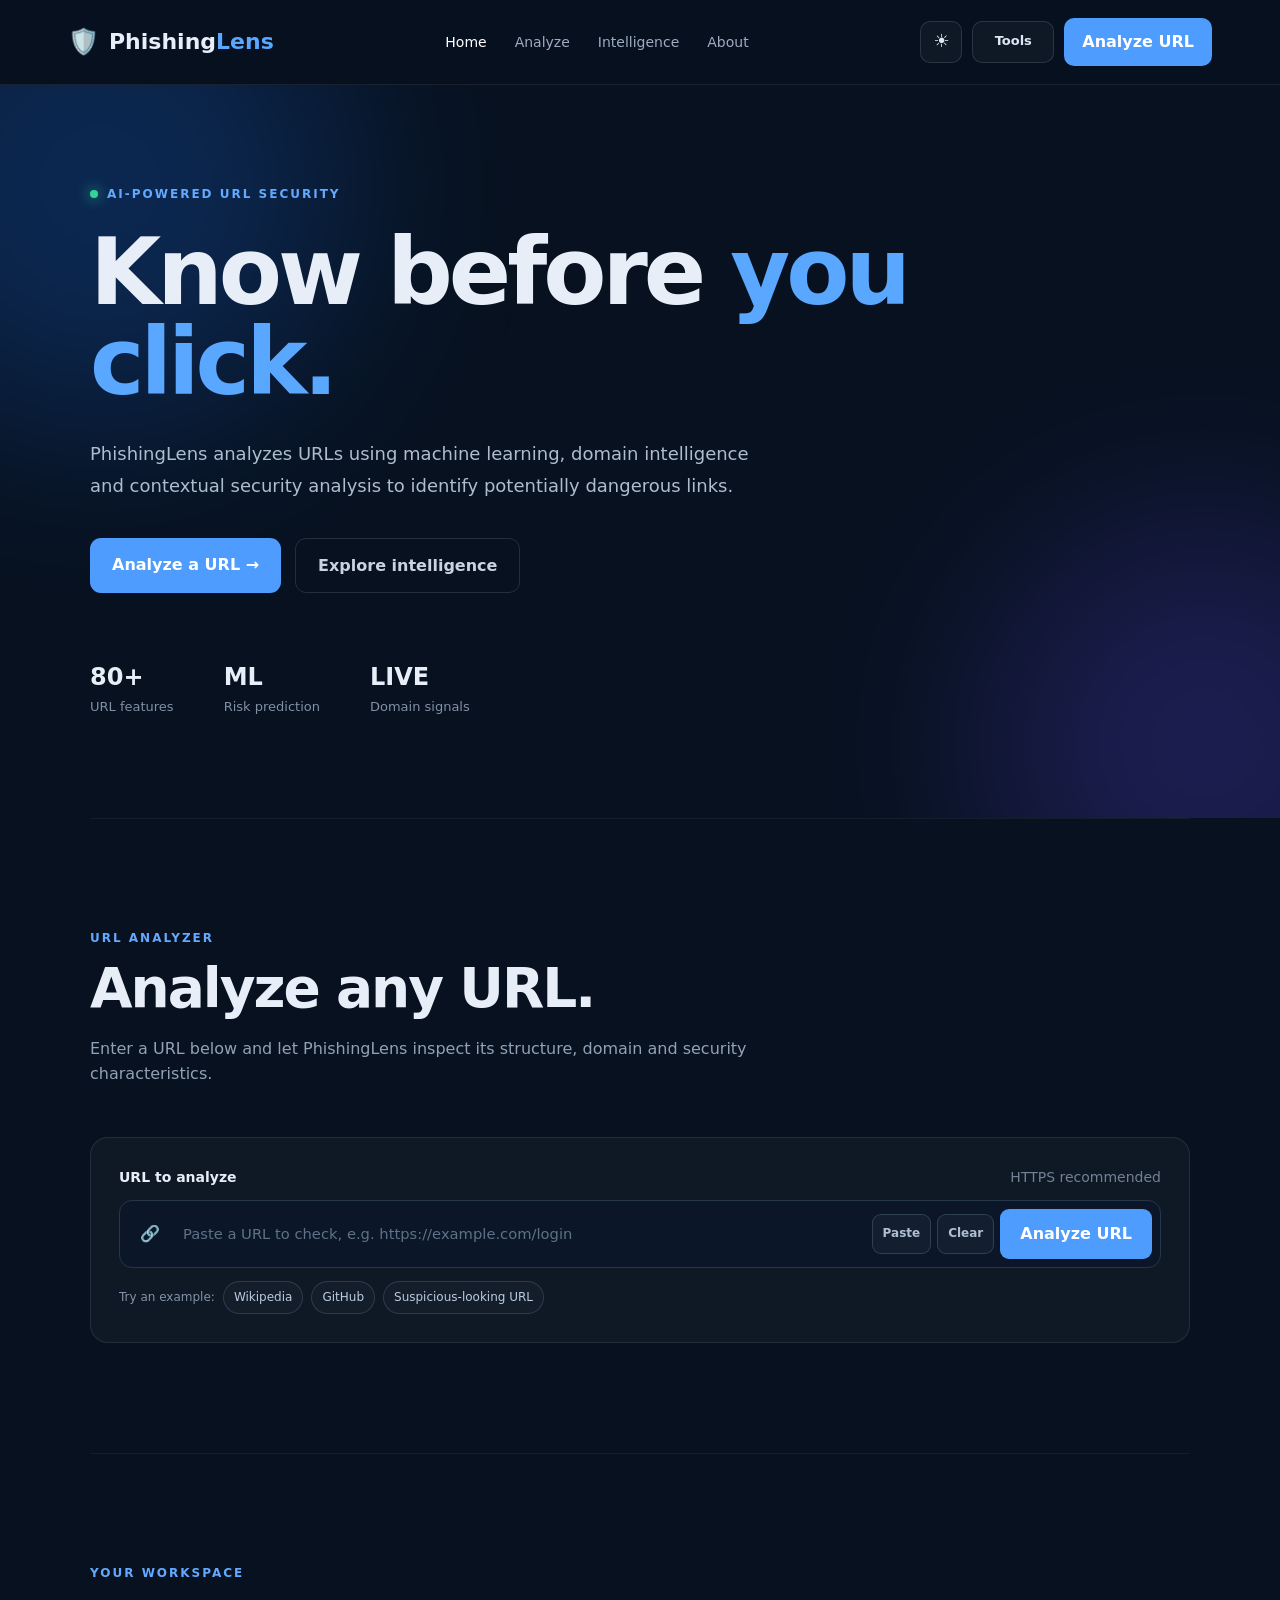
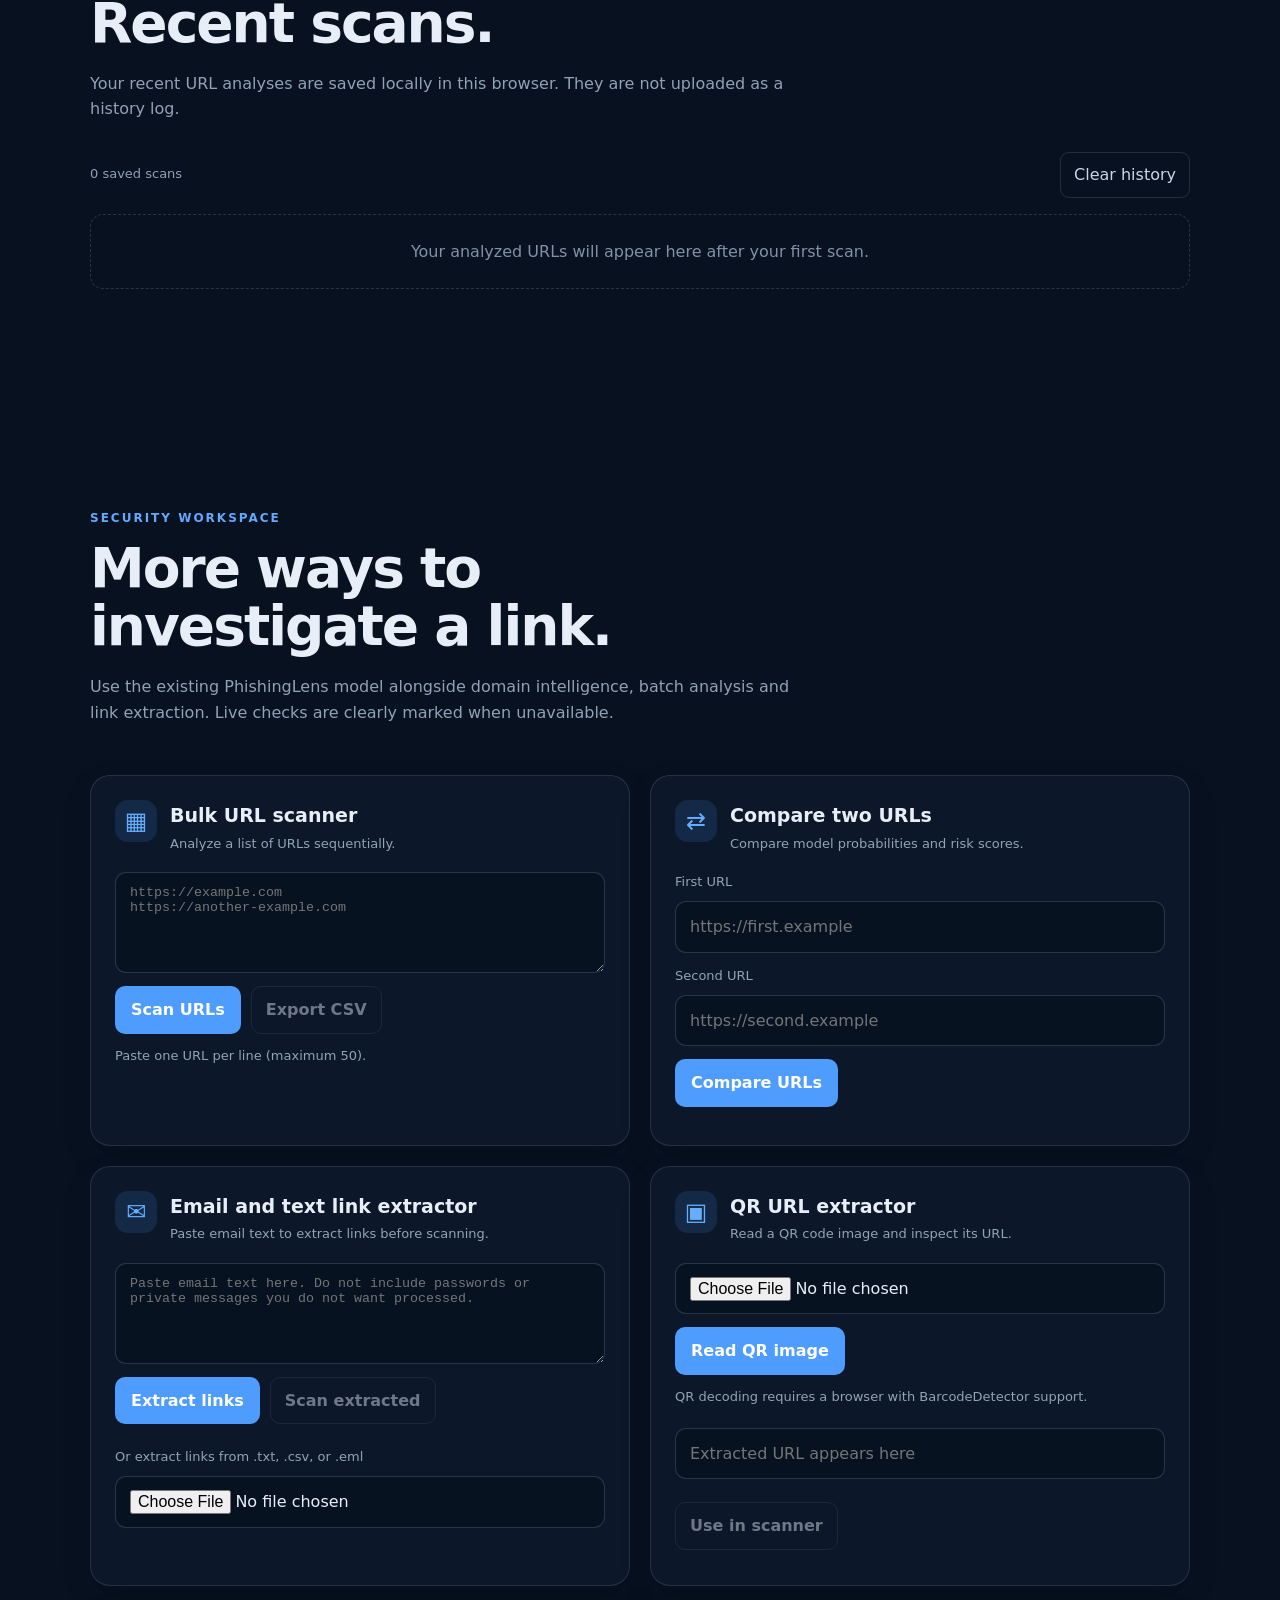
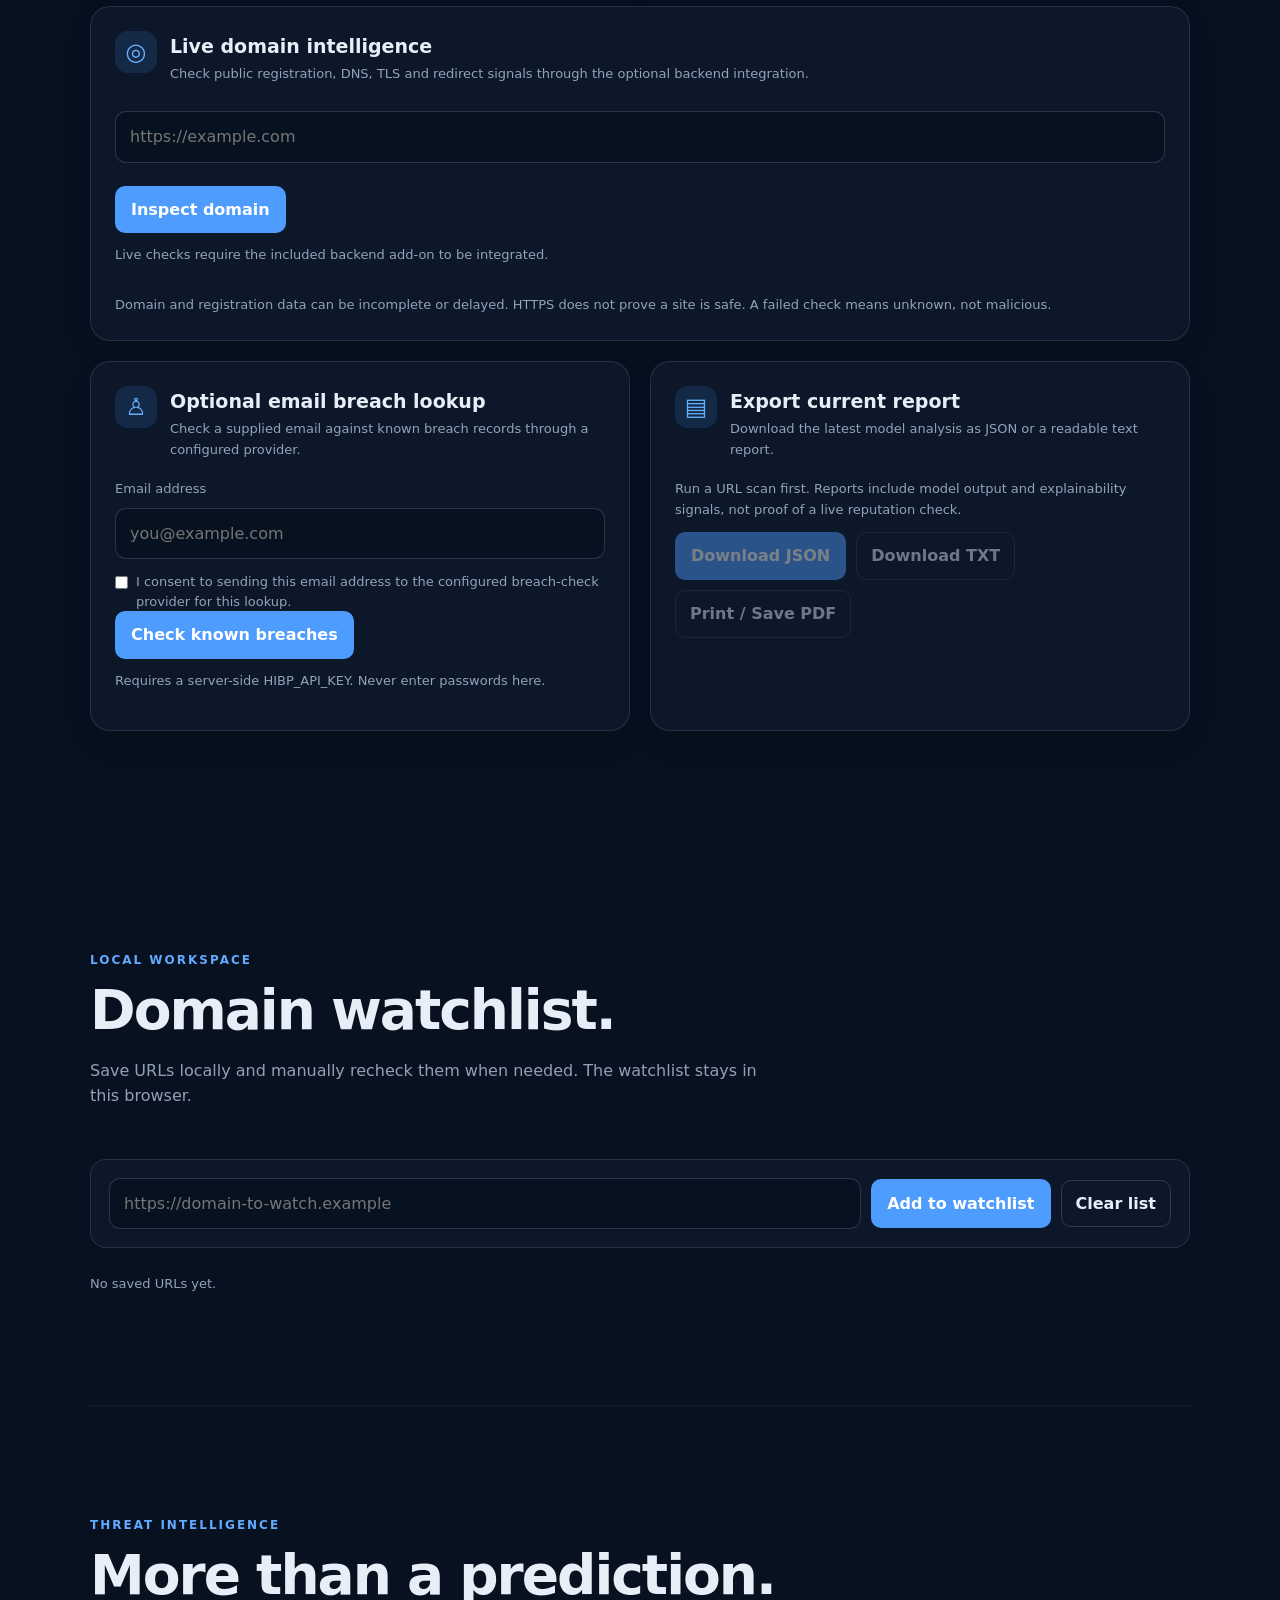
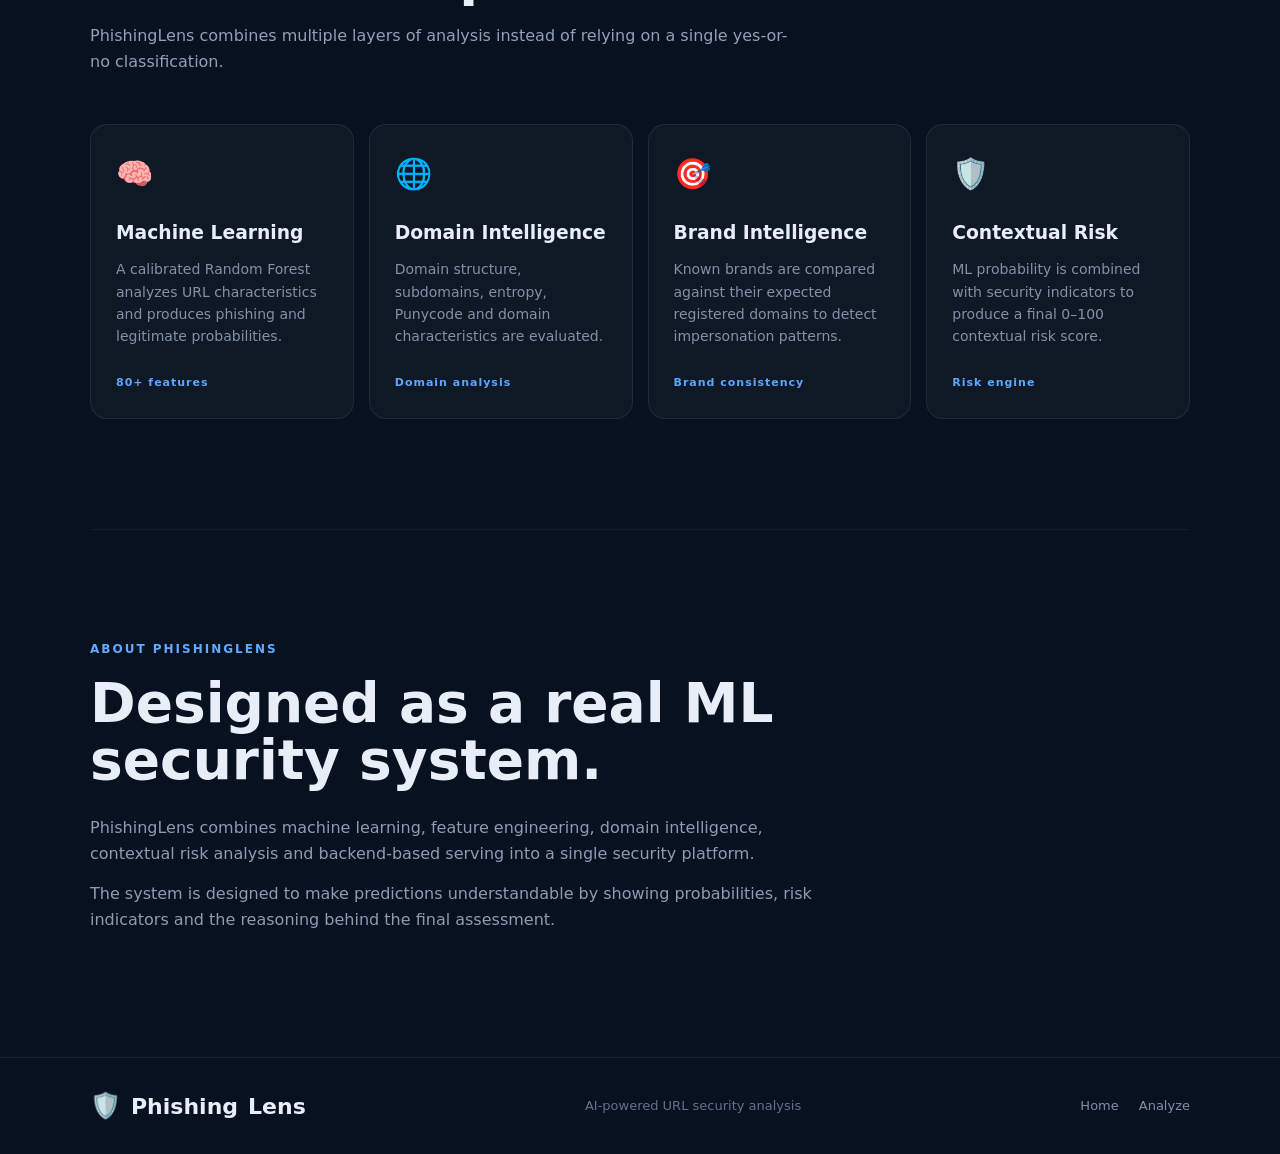
<file: docs/index.html>
<!DOCTYPE html>

<html lang="en">

<head>

    <meta charset="UTF-8">

    <meta

        name="viewport"

        content="width=device-width, initial-scale=1.0"

    >

    <title>

        PhishingLens — AI URL Security

    </title>

    <meta

        name="description"

        content="AI-powered URL phishing detection and contextual security analysis."

    >

    <link

        rel="stylesheet"

        href="css/style.css" id="appStylesheet"

    >

<script>
        if (window.location.protocol === "file:") {
            document.getElementById("appStylesheet").href = "css/style.css";
        }
    </script>
</head>

<body>

    <!-- =====================================================

         NAVIGATION

    ====================================================== -->

    <header class="navbar">

        <div class="nav-container">

            <a

                href="./"

                class="brand"

            >

                <span class="brand-icon">

                    🛡️

                </span>

                <span>

                    Phishing<span>Lens</span>

                </span>

            </a>

            <nav class="nav-links">

                <a

                    href="#home"

                    class="active"

                >

                    Home

                </a>

                <a href="#analyze">

                    Analyze

                </a>

                <a href="#intelligence">

                    Intelligence

                </a>
<a href="#about">

                    About

                </a>

            </nav>

            <div class="nav-actions">
                <button id="themeToggle" class="theme-toggle" type="button" aria-label="Switch to light theme" title="Switch theme"><span id="themeIcon" aria-hidden="true">☀</span></button>
                <button id="toolsToggle" class="tools-toggle" type="button" aria-expanded="false" aria-controls="toolsMenu">Tools</button>
                <a href="#analyze" class="nav-button">Analyze URL</a>
            </div>

        </div>

    </header>

    <div id="toolsMenu" class="tools-menu hidden" aria-label="PhishingLens tools">
        <button class="tool-menu-item" id="openWorkspace" type="button"><strong>Open Workspace</strong><span>Use focused pages for each security tool</span></button>
        <a class="tool-menu-item" href="#analyze"><strong>URL Scanner</strong><span>Analyze a link with the ML model</span></a>
        <a class="tool-menu-item" href="#scanHistory"><strong>Scan History</strong><span>Review scans saved in this browser</span></a>
        <a class="tool-menu-item" href="#securityTools"><strong>Security Toolkit</strong><span>Bulk scan, compare, extract links and QR</span></a>
        <a class="tool-menu-item" href="#watchlist"><strong>Domain Watchlist</strong><span>Save domains to revisit</span></a>
        <a class="tool-menu-item" href="#intelligence"><strong>Threat Intelligence</strong><span>Explore the analysis layers</span></a>
        <button class="tool-menu-item" id="openSettings" type="button"><strong>Preferences</strong><span>Theme and interface settings</span></button>
    </div>

    <!-- =====================================================

         HERO

    ====================================================== -->

    <main>

        <section

            id="home"

            class="hero"

        >

            <div class="hero-glow glow-one"></div>

            <div class="hero-glow glow-two"></div>

            <div class="hero-content">

                <div class="eyebrow">

                    <span class="status-dot"></span>

                    AI-POWERED URL SECURITY

                </div>

                <h1>

                    Know before

                    <span>you click.</span>

                </h1>

                <p class="hero-description">

                    PhishingLens analyzes URLs using machine

                    learning, domain intelligence and contextual

                    security analysis to identify potentially

                    dangerous links.

                </p>

                <div class="hero-actions">

                    <a

                        href="#analyze"

                        class="primary-button"

                    >

                        Analyze a URL

                        <span>→</span>

                    </a>

                    <a

                        href="#intelligence"

                        class="secondary-button"

                    >

                        Explore intelligence

                    </a>

                </div>

                <div class="hero-stats">

                    <div>

                        <strong>

                            80+

                        </strong>

                        <span>

                            URL features

                        </span>

                    </div>

                    <div>

                        <strong>

                            ML

                        </strong>

                        <span>

                            Risk prediction

                        </span>

                    </div>

                    <div>

                        <strong>

                            LIVE

                        </strong>

                        <span>

                            Domain signals

                        </span>

                    </div>

                </div>

            </div>

        </section>

        <!-- =================================================

             ANALYZER

        ================================================== -->

        <section

            id="analyze"

            class="section analyzer-section"

        >

            <div class="section-heading">

                <div class="section-label">

                    URL ANALYZER

                </div>

                <h2>

                    Analyze any URL.

                </h2>

                <p>

                    Enter a URL below and let PhishingLens

                    inspect its structure, domain and

                    security characteristics.

                </p>

            </div>

            <div class="analyzer-card">

                <div class="input-header">

                    <span>

                        URL to analyze

                    </span>

                    <span class="input-hint">

                        HTTPS recommended

                    </span>

                </div>

                <div class="url-input-wrapper">

                    <span class="url-icon">

                        🔗

                    </span>

                    <input
                        id="urlInput"
                        type="url"
                        placeholder="Paste a URL to check, e.g. https://example.com/login"
                        autocomplete="url"
                        inputmode="url"
                        aria-label="URL to analyze"
                    >
                    <button id="pasteUrlButton" class="input-utility-button" type="button" title="Paste from clipboard" aria-label="Paste URL">Paste</button>
                    <button id="clearUrlButton" class="input-utility-button clear-url-button" type="button" title="Clear URL" aria-label="Clear URL">Clear</button>
                    <button

                        id="analyzeButton"

                        class="analyze-button"

                    >

                        <span id="buttonText">

                            Analyze URL

                        </span>

                        <span

                            id="buttonSpinner"

                            class="spinner hidden"

                        ></span>

                    </button>

                </div>

                <div class="quick-examples" aria-label="Try an example URL">
                    <span>Try an example:</span>
                    <button type="button" class="example-url" data-example-url="https://www.wikipedia.org/">Wikipedia</button>
                    <button type="button" class="example-url" data-example-url="https://github.com/">GitHub</button>
                    <button type="button" class="example-url" data-example-url="http://secure-account-verify.example.com/login">Suspicious-looking URL</button>
                </div>

                <div

                    id="errorMessage"

                    class="error-message hidden"

                ></div>

            </div>

            <!-- RESULT -->

            <div

                id="resultSection"

                class="result-section hidden"

            >

                <div class="result-url-card">

                    <div class="result-url-label">

                        ANALYZED URL

                    </div>

                    <div class="result-url-row">
                        <div id="resultUrl" class="result-url"></div>
                        <button id="copyResultUrlButton" class="subtle-button copy-result-button" type="button">Copy URL</button>
                    </div>

                </div>

                <div

                    id="verdictCard"

                    class="verdict-card"

                >

                    <div class="verdict-icon">

                        🛡️

                    </div>

                    <div>

                        <div

                            id="riskLevel"

                            class="risk-level"

                        >

                            SUSPICIOUS

                        </div>

                        <div class="risk-caption">

                            Contextual security assessment

                        </div>

                    </div>

                    <div class="risk-score">

                        <strong id="riskScore">

                            0

                        </strong>

                        <span>

                            /100

                        </span>

                    </div>

                </div>

                <!-- ML METRICS -->

                <div class="metrics-grid">

                    <div class="metric-card">

                        <span>

                            ML phishing probability

                        </span>

                        <strong id="phishingProbability">

                            0%

                        </strong>

                        <div class="metric-bar">

                            <div

                                id="phishingBar"

                                class="metric-bar-fill"

                            ></div>

                        </div>

                    </div>

                    <div class="metric-card">

                        <span>

                            ML legitimate probability

                        </span>

                        <strong id="legitimateProbability">

                            0%

                        </strong>

                        <div class="metric-bar">

                            <div

                                id="legitimateBar"

                                class="metric-bar-fill legitimate"

                            ></div>

                        </div>

                    </div>

                    <div class="metric-card">

                        <span>

                            Machine-learning score

                        </span>

                        <strong id="mlScore">

                            0

                        </strong>

                        <small>

                            /100

                        </small>

                    </div>

                </div>

                <!-- EXPLANATIONS -->

                <div class="analysis-grid">

                    <div class="panel">

                        <div class="panel-heading">

                            <span class="panel-icon">

                                🔍

                            </span>

                            <div>

                                <h3>

                                    Why this result?

                                </h3>

                                <p>

                                    Security reasoning

                                </p>

                            </div>

                        </div>

                        <div

                            id="explanations"

                            class="explanations"

                        ></div>

                    </div>

                    <div class="panel">

                        <div class="panel-heading">

                            <span class="panel-icon">

                                🌐

                            </span>

                            <div>

                                <h3>

                                    Domain intelligence

                                </h3>

                                <p>

                                    Structural analysis

                                </p>

                            </div>

                        </div>

                        <div

                            id="domainIndicators"

                            class="indicator-list"

                        ></div>

                    </div>

                </div>

                <!-- SECURITY INDICATORS -->

                <div class="panel full-panel">

                    <div class="panel-heading">

                        <span class="panel-icon">

                            🔐

                        </span>

                        <div>

                            <h3>

                                Security indicators

                            </h3>

                            <p>

                                Signals detected by PhishingLens

                            </p>

                        </div>

                    </div>

                    <div

                        id="securityIndicators"

                        class="security-grid"

                    ></div>

                </div>

                <!-- RAW FEATURES -->

                <details class="features-panel">

                    <summary>

                        <span>

                            🧠 View extracted ML features

                        </span>

                        <span>

                            +

                        </span>

                    </summary>

                    <div

                        id="featureTable"

                        class="feature-table"

                    ></div>

                </details>

            </div>

        </section>

        <!-- =================================================

             INTELLIGENCE

        ================================================== -->

        <section id="scanHistory" class="section history-section">
            <div class="section-heading">
                <div class="section-label">YOUR WORKSPACE</div>
                <h2>Recent scans.</h2>
                <p>Your recent URL analyses are saved locally in this browser. They are not uploaded as a history log.</p>
            </div>
            <div class="history-toolbar"><span id="historyCount" class="history-count">0 saved scans</span><button id="clearHistoryButton" class="subtle-button" type="button">Clear history</button></div>
            <div id="historyList" class="history-list"><div class="history-empty">Your analyzed URLs will appear here after your first scan.</div></div>
        </section>


        <!-- EXTENDED SECURITY TOOLKIT -->
        <section id="securityTools" class="section security-tools-section">
            <div class="section-heading">
                <div class="section-label">SECURITY WORKSPACE</div>
                <h2>More ways to investigate a link.</h2>
                <p>Use the existing PhishingLens model alongside domain intelligence, batch analysis and link extraction. Live checks are clearly marked when unavailable.</p>
            </div>
            <div class="tool-grid">
                <article class="tool-card">
                    <div class="tool-card-heading"><span class="tool-icon">▦</span><div><h3>Bulk URL scanner</h3><p>Analyze a list of URLs sequentially.</p></div></div>
                    <textarea id="bulkUrls" rows="5" placeholder="https://example.com&#10;https://another-example.com"></textarea>
                    <div class="tool-actions"><button id="bulkScanButton" class="primary-button" type="button">Scan URLs</button><button id="downloadBulkCsv" class="secondary-button" type="button" disabled>Export CSV</button></div>
                    <p id="bulkStatus" class="tool-status" role="status">Paste one URL per line (maximum 50).</p>
                    <div id="bulkResults" class="tool-results"></div>
                </article>
                <article class="tool-card">
                    <div class="tool-card-heading"><span class="tool-icon">⇄</span><div><h3>Compare two URLs</h3><p>Compare model probabilities and risk scores.</p></div></div>
                    <label for="compareUrlA">First URL</label><input id="compareUrlA" type="url" placeholder="https://first.example">
                    <label for="compareUrlB">Second URL</label><input id="compareUrlB" type="url" placeholder="https://second.example">
                    <button id="compareButton" class="primary-button" type="button">Compare URLs</button>
                    <div id="compareResults" class="tool-results" aria-live="polite"></div>
                </article>
                <article class="tool-card">
                    <div class="tool-card-heading"><span class="tool-icon">✉</span><div><h3>Email and text link extractor</h3><p>Paste email text to extract links before scanning.</p></div></div>
                    <textarea id="emailText" rows="5" placeholder="Paste email text here. Do not include passwords or private messages you do not want processed."></textarea>
                    <div class="tool-actions"><button id="extractEmailLinksButton" class="primary-button" type="button">Extract links</button><button id="scanExtractedLinksButton" class="secondary-button" type="button" disabled>Scan extracted</button></div>
                    <div id="emailLinksResults" class="tool-results"></div>
                    <label for="linkFileInput">Or extract links from .txt, .csv, or .eml</label><input id="linkFileInput" type="file" accept=".txt,.csv,.eml,text/plain,text/csv,message/rfc822">
                    <p id="fileExtractStatus" class="tool-status" role="status"></p>
                </article>
                <article class="tool-card">
                    <div class="tool-card-heading"><span class="tool-icon">▣</span><div><h3>QR URL extractor</h3><p>Read a QR code image and inspect its URL.</p></div></div>
                    <input id="qrImageInput" type="file" accept="image/*">
                    <button id="readQrButton" class="primary-button" type="button">Read QR image</button>
                    <p id="qrStatus" class="tool-status" role="status">QR decoding requires a browser with BarcodeDetector support.</p>
                    <div class="tool-actions"><input id="qrExtractedUrl" type="url" placeholder="Extracted URL appears here" aria-label="Extracted QR URL"><button id="useQrUrlButton" class="secondary-button" type="button" disabled>Use in scanner</button></div>
                </article>
                <article class="tool-card tool-card-wide">
                    <div class="tool-card-heading"><span class="tool-icon">◎</span><div><h3>Live domain intelligence</h3><p>Check public registration, DNS, TLS and redirect signals through the optional backend integration.</p></div></div>
                    <div class="tool-actions"><input id="intelligenceUrl" type="url" placeholder="https://example.com" aria-label="URL for domain intelligence"><button id="domainIntelButton" class="primary-button" type="button">Inspect domain</button></div>
                    <p id="domainIntelStatus" class="tool-status" role="status">Live checks require the included backend add-on to be integrated.</p>
                    <div id="domainIntelResults" class="intel-result-grid"></div>
                    <p class="tool-disclaimer">Domain and registration data can be incomplete or delayed. HTTPS does not prove a site is safe. A failed check means unknown, not malicious.</p>
                </article>
                <article class="tool-card">
                    <div class="tool-card-heading"><span class="tool-icon">♙</span><div><h3>Optional email breach lookup</h3><p>Check a supplied email against known breach records through a configured provider.</p></div></div>
                    <label for="breachEmail">Email address</label><input id="breachEmail" type="email" autocomplete="off" placeholder="you@example.com">
                    <label class="consent-label"><input id="breachConsent" type="checkbox"> I consent to sending this email address to the configured breach-check provider for this lookup.</label>
                    <button id="breachCheckButton" class="primary-button" type="button">Check known breaches</button>
                    <p id="breachStatus" class="tool-status" role="status">Requires a server-side HIBP_API_KEY. Never enter passwords here.</p>
                    <div id="breachResults" class="tool-results"></div>
                </article>
                <article class="tool-card">
                    <div class="tool-card-heading"><span class="tool-icon">▤</span><div><h3>Export current report</h3><p>Download the latest model analysis as JSON or a readable text report.</p></div></div>
                    <p class="tool-status">Run a URL scan first. Reports include model output and explainability signals, not proof of a live reputation check.</p>
                    <div class="tool-actions"><button id="downloadReportJson" class="primary-button" type="button" disabled>Download JSON</button><button id="downloadReportText" class="secondary-button" type="button" disabled>Download TXT</button><button id="printReportButton" class="secondary-button" type="button" disabled>Print / Save PDF</button></div>
                </article>
            </div>
        </section>

        <section id="watchlist" class="section watchlist-section">
            <div class="section-heading"><div class="section-label">LOCAL WORKSPACE</div><h2>Domain watchlist.</h2><p>Save URLs locally and manually recheck them when needed. The watchlist stays in this browser.</p></div>
            <div class="watchlist-toolbar"><input id="watchlistUrl" type="url" placeholder="https://domain-to-watch.example" aria-label="URL to add to watchlist"><button id="addWatchlistButton" class="primary-button" type="button">Add to watchlist</button><button id="clearWatchlistButton" class="secondary-button" type="button">Clear list</button></div>
            <div id="watchlistItems" class="watchlist-items"><p class="tool-status">No saved URLs yet.</p></div>
        </section>

        <section id="intelligence"

            class="section intelligence-section"

        >

            <div class="section-heading">

                <div class="section-label">

                    THREAT INTELLIGENCE

                </div>

                <h2>

                    More than a prediction.

                </h2>

                <p>

                    PhishingLens combines multiple layers of

                    analysis instead of relying on a single

                    yes-or-no classification.

                </p>

            </div>

            <div class="intelligence-grid">

                <div class="intelligence-card">

                    <div class="feature-icon">

                        🧠

                    </div>

                    <h3>

                        Machine Learning

                    </h3>

                    <p>

                        A calibrated Random Forest analyzes

                        URL characteristics and produces

                        phishing and legitimate probabilities.

                    </p>

                    <span>

                        80+ features

                    </span>

                </div>

                <div class="intelligence-card">

                    <div class="feature-icon">

                        🌐

                    </div>

                    <h3>

                        Domain Intelligence

                    </h3>

                    <p>

                        Domain structure, subdomains, entropy,

                        Punycode and domain characteristics

                        are evaluated.

                    </p>

                    <span>

                        Domain analysis

                    </span>

                </div>

                <div class="intelligence-card">

                    <div class="feature-icon">

                        🎯

                    </div>

                    <h3>

                        Brand Intelligence

                    </h3>

                    <p>

                        Known brands are compared against

                        their expected registered domains to

                        detect impersonation patterns.

                    </p>

                    <span>

                        Brand consistency

                    </span>

                </div>

                <div class="intelligence-card">

                    <div class="feature-icon">

                        🛡️

                    </div>

                    <h3>

                        Contextual Risk

                    </h3>

                    <p>

                        ML probability is combined with

                        security indicators to produce a

                        final 0–100 contextual risk score.

                    </p>

                    <span>

                        Risk engine

                    </span>

                </div>

            </div>

        </section>
<!-- =================================================

             ABOUT

        ================================================== -->

        <section

            id="about"

            class="section about-section"

        >

            <div class="about-content">

                <div class="section-label">

                    ABOUT PHISHINGLENS

                </div>

                <h2>

                    Designed as a real ML security system.

                </h2>

                <p>

                    PhishingLens combines machine learning,

                    feature engineering, domain intelligence,

                    contextual risk analysis and backend-based

                    serving into a single security platform.

                </p>

                <p>

                    The system is designed to make predictions

                    understandable by showing probabilities,

                    risk indicators and the reasoning behind

                    the final assessment.

                </p>

            </div>

        </section>

    </main>

    <!-- =====================================================

         FOOTER

    ====================================================== -->

    <div id="settingsModal" class="settings-backdrop hidden" role="dialog" aria-modal="true" aria-labelledby="settingsTitle">
        <section class="settings-dialog">
            <div class="settings-header"><div><div class="section-label">PERSONALIZE</div><h2 id="settingsTitle">Preferences</h2></div><button id="closeSettings" class="modal-close" type="button" aria-label="Close preferences">×</button></div>
            <div class="setting-row"><div><strong>Appearance</strong><p>Choose how PhishingLens looks on this device.</p></div><select id="themeSelect" aria-label="Appearance theme"><option value="dark">Dark</option><option value="light">Light</option><option value="system">System</option></select></div>
            <div class="setting-row"><div><strong>Compact layout</strong><p>Reduce spacing in cards and lists.</p></div><label class="switch-control"><input id="compactToggle" type="checkbox"><span></span></label></div>
            <div class="setting-row"><div><strong>Motion effects</strong><p>Enable smooth scrolling and transitions.</p></div><label class="switch-control"><input id="motionToggle" type="checkbox" checked><span></span></label></div>
            <p class="settings-note">Preferences and scan history are stored in this browser only.</p>
        </section>
    </div>

    <footer class="footer">

        <div class="footer-container">

            <div class="brand">

                <span class="brand-icon">

                    🛡️

                </span>

                Phishing<span>Lens</span>

            </div>

            <div class="footer-text">

                AI-powered URL security analysis

            </div>

            <div class="footer-links">

                <a href="#home">

                    Home

                </a>

                <a href="#analyze">

                    Analyze

                </a>
</div>

        </div>

    </footer>

    <script>
        const phishingLensScript = document.createElement("script");
        phishingLensScript.src = "js/app.js";
        document.body.appendChild(phishingLensScript);
    </script>

</body>

</html>
</file>
<file: docs/css/style.css>
* {

    margin: 0;

    padding: 0;

    box-sizing: border-box;

}

html {

    scroll-behavior: smooth;

}

body {

    font-family: Inter, ui-sans-serif, system-ui, -apple-system, BlinkMacSystemFont, "Segoe UI", sans-serif;

    background: #07111f;

    color: #e8eef7;

    line-height: 1.6;

}

a {

    color: inherit;

    text-decoration: none;

}

button,

input {

    font: inherit;

}

/* NAVBAR */

.navbar {

    position: sticky;

    top: 0;

    z-index: 100;

    background: rgba(7, 17, 31, 0.88);

    backdrop-filter: blur(18px);

    border-bottom: 1px solid rgba(255,255,255,0.08);

}

.nav-container {

    max-width: 1200px;

    margin: auto;

    padding: 18px 28px;

    display: flex;

    align-items: center;

    justify-content: space-between;

    gap: 30px;

}

.brand {

    display: flex;

    align-items: center;

    gap: 10px;

    font-size: 22px;

    font-weight: 800;

    white-space: nowrap;

}

.brand > span:last-child span {

    color: #59a7ff;

}

.brand-icon {

    font-size: 25px;

}

.nav-links {

    display: flex;

    gap: 28px;

    color: #9eacc0;

    font-size: 14px;

}

.nav-links a {

    transition: 0.2s;

}

.nav-links a:hover,

.nav-links a.active {

    color: #ffffff;

}

.nav-button,

.primary-button {

    background: #4f9cff;

    color: white;

    padding: 11px 18px;

    border-radius: 10px;

    font-weight: 700;

    transition: 0.2s;

}

.nav-button:hover,

.primary-button:hover {

    transform: translateY(-2px);

    background: #67aaff;

}

/* HERO */

.hero {

    min-height: 720px;

    position: relative;

    overflow: hidden;

    display: flex;

    align-items: center;

}

.hero-content {

    width: min(1100px, calc(100% - 56px));

    margin: auto;

    padding: 100px 0;

    position: relative;

    z-index: 2;

}

.hero-glow {

    position: absolute;

    border-radius: 50%;

    filter: blur(100px);

    opacity: 0.22;

}

.glow-one {

    width: 500px;

    height: 500px;

    background: #1d78ff;

    top: -150px;

    left: -150px;

}

.glow-two {

    width: 450px;

    height: 450px;

    background: #694cff;

    right: -150px;

    bottom: -150px;

}

.eyebrow,

.section-label {

    color: #62a9ff;

    font-size: 12px;

    font-weight: 800;

    letter-spacing: 2px;

}

.eyebrow {

    display: flex;

    align-items: center;

    gap: 9px;

    margin-bottom: 24px;

}

.status-dot {

    width: 8px;

    height: 8px;

    border-radius: 50%;

    background: #35d39a;

    box-shadow: 0 0 14px #35d39a;

}

.hero h1 {

    max-width: 850px;

    font-size: clamp(55px, 8vw, 92px);

    line-height: 0.98;

    letter-spacing: -4px;

    margin-bottom: 30px;

}

.hero h1 span {

    color: #5aa7ff;

}

.hero-description {

    max-width: 680px;

    color: #aebdce;

    font-size: 18px;

    line-height: 1.8;

}

.hero-actions {

    display: flex;

    gap: 14px;

    margin-top: 35px;

    flex-wrap: wrap;

}

.primary-button,

.secondary-button {

    padding: 14px 22px;

    border-radius: 11px;

    font-weight: 700;

}

.secondary-button {

    border: 1px solid rgba(255,255,255,0.12);

    color: #c8d4e2;

}

.secondary-button:hover {

    background: rgba(255,255,255,0.06);

}

.hero-stats {

    display: flex;

    gap: 50px;

    margin-top: 65px;

}

.hero-stats div {

    display: flex;

    flex-direction: column;

}

.hero-stats strong {

    font-size: 24px;

}

.hero-stats span {

    color: #8191a6;

    font-size: 13px;

}

/* GENERAL SECTIONS */

.section {

    width: min(1100px, calc(100% - 56px));

    margin: auto;

    padding: 110px 0;

}

.section-heading {

    max-width: 700px;

    margin-bottom: 50px;

}

.section-heading h2 {

    font-size: clamp(35px, 5vw, 55px);

    line-height: 1.05;

    letter-spacing: -2px;

    margin: 12px 0 18px;

}

.section-heading p {

    color: #91a2b6;

    font-size: 16px;

}

/* ANALYZER */

.analyzer-section {

    border-top: 1px solid rgba(255,255,255,0.05);

}

.analyzer-card {

    padding: 28px;

    background: rgba(255,255,255,0.035);

    border: 1px solid rgba(255,255,255,0.09);

    border-radius: 18px;

}

.input-header {

    display: flex;

    justify-content: space-between;

    margin-bottom: 12px;

    font-size: 14px;

    font-weight: 700;

}

.input-hint {

    color: #718196;

    font-weight: 400;

}

.url-input-wrapper {

    display: flex;

    align-items: center;

    background: #0b1728;

    border: 1px solid #26364b;

    border-radius: 13px;

    padding: 7px;

    transition: 0.2s;

}

.url-input-wrapper:focus-within {

    border-color: #4f9cff;

    box-shadow: 0 0 0 3px rgba(79,156,255,0.1);

}

.url-icon {

    padding: 0 12px;

}

.url-input-wrapper input {

    flex: 1;

    min-width: 0;

    background: transparent;

    border: none;

    outline: none;

    color: white;

    padding: 13px 5px;

}

.url-input-wrapper input::placeholder {

    color: #5f7187;

}

.analyze-button {

    border: none;

    cursor: pointer;

    background: #4f9cff;

    color: white;

    border-radius: 9px;

    padding: 13px 22px;

    font-weight: 800;

}

.analyze-button:hover {

    background: #67aaff;

}

.error-message {

    margin-top: 14px;

    padding: 12px 15px;

    border-radius: 9px;

    background: rgba(255,80,80,0.1);

    border: 1px solid rgba(255,80,80,0.25);

    color: #ff9494;

}

.hidden {

    display: none !important;

}

.spinner {

    display: inline-block;

    width: 17px;

    height: 17px;

    border: 2px solid rgba(255,255,255,0.4);

    border-top-color: white;

    border-radius: 50%;

    animation: spin 0.7s linear infinite;

}

@keyframes spin {

    to {

        transform: rotate(360deg);

    }

}

/* RESULTS */

.result-section {

    margin-top: 35px;

}

.result-url-card,

.panel,

.metric-card,

.features-panel {

    background: rgba(255,255,255,0.035);

    border: 1px solid rgba(255,255,255,0.08);

    border-radius: 17px;

}

.result-url-card {

    padding: 22px;

    margin-bottom: 15px;

}

.result-url-label {

    font-size: 11px;

    color: #708198;

    letter-spacing: 1.5px;

    font-weight: 800;

}

.result-url {

    margin-top: 6px;

    color: #c8d7e8;

    word-break: break-all;

}

.verdict-card {

    padding: 25px;

    border-radius: 17px;

    display: flex;

    align-items: center;

    gap: 17px;

    background: rgba(255,255,255,0.035);

    border: 1px solid rgba(255,255,255,0.08);

}

.verdict-icon {

    font-size: 35px;

}

.risk-level {

    font-size: 20px;

    font-weight: 900;

}

.risk-caption {

    color: #78899e;

    font-size: 13px;

}

.risk-score {

    margin-left: auto;

}

.risk-score strong {

    font-size: 50px;

    line-height: 1;

}

.risk-score span {

    color: #78899e;

}

/* METRICS */

.metrics-grid {

    display: grid;

    grid-template-columns: repeat(3, 1fr);

    gap: 15px;

    margin: 15px 0;

}

.metric-card {

    padding: 22px;

}

.metric-card > span {

    color: #8595a9;

    display: block;

    font-size: 13px;

}

.metric-card strong {

    display: inline-block;

    margin-top: 8px;

    font-size: 30px;

}

.metric-card small {

    color: #718196;

}

.metric-bar {

    height: 6px;

    background: #172538;

    border-radius: 10px;

    margin-top: 13px;

    overflow: hidden;

}

.metric-bar-fill {

    height: 100%;

    width: 0;

    background: #ff5f6d;

    transition: width 0.6s ease;

}

.metric-bar-fill.legitimate {

    background: #36d39a;

}

/* PANELS */

.analysis-grid {

    display: grid;

    grid-template-columns: 1fr 1fr;

    gap: 15px;

    margin-bottom: 15px;

}

.panel {

    padding: 25px;

}

.full-panel {

    margin-bottom: 15px;

}

.panel-heading {

    display: flex;

    align-items: center;

    gap: 13px;

    margin-bottom: 22px;

}

.panel-icon {

    font-size: 23px;

}

.panel-heading h3 {

    font-size: 17px;

}

.panel-heading p {

    color: #708198;

    font-size: 12px;

}

.explanation-item {

    padding: 13px 0;

    border-top: 1px solid rgba(255,255,255,0.06);

    color: #aebdce;

    font-size: 14px;

}

.explanation-item:first-child {

    border-top: none;

}

.indicator-list {

    display: grid;

    gap: 9px;

}

.indicator {

    padding: 12px;

    background: #0b1728;

    border-radius: 9px;

    display: flex;

    justify-content: space-between;

    gap: 10px;

    font-size: 13px;

}

.indicator-label {

    color: #8798ac;

}

.indicator-value {

    font-weight: 800;

}

/* SECURITY GRID */

.security-grid {

    display: grid;

    grid-template-columns: repeat(4, 1fr);

    gap: 10px;

}

.security-indicator {

    padding: 16px;

    background: #0b1728;

    border-radius: 10px;

}

.security-indicator strong {

    display: block;

    margin-bottom: 4px;

}

.security-indicator span {

    color: #75869b;

    font-size: 12px;

}

/* FEATURES */

.features-panel {

    overflow: hidden;

}

.features-panel summary {

    cursor: pointer;

    list-style: none;

    padding: 20px 23px;

    display: flex;

    justify-content: space-between;

    font-weight: 800;

}

.features-panel summary::-webkit-details-marker {

    display: none;

}

.feature-table {

    max-height: 500px;

    overflow: auto;

    border-top: 1px solid rgba(255,255,255,0.07);

}

.feature-row {

    display: grid;

    grid-template-columns: 1fr 1fr;

    padding: 10px 23px;

    border-bottom: 1px solid rgba(255,255,255,0.04);

    font-size: 13px;

}

.feature-row span:first-child {

    color: #8394a8;

}

.feature-row span:last-child {

    font-weight: 700;

    text-align: right;

}

/* INTELLIGENCE */

.intelligence-section {

    border-top: 1px solid rgba(255,255,255,0.05);

}

.intelligence-grid {

    display: grid;

    grid-template-columns: repeat(4, 1fr);

    gap: 15px;

}

.intelligence-card {

    padding: 25px;

    background: rgba(255,255,255,0.035);

    border: 1px solid rgba(255,255,255,0.08);

    border-radius: 17px;

}

.feature-icon {

    font-size: 30px;

    margin-bottom: 20px;

}

.intelligence-card h3 {

    margin-bottom: 10px;

}

.intelligence-card p {

    color: #8192a7;

    font-size: 14px;

    margin-bottom: 20px;

}

.intelligence-card span {

    font-size: 11px;

    color: #5da6ff;

    font-weight: 800;

    letter-spacing: 1px;

}

/* API */

.api-section {

    border-top: 1px solid rgba(255,255,255,0.05);

}

.api-container {

    display: grid;

    grid-template-columns: 1fr 1fr;

    gap: 60px;

    align-items: center;

}

.api-demo {

    background: #050c16;

    border: 1px solid #1c2b3d;

    border-radius: 16px;

    padding: 22px;

}

.api-method {

    color: #b7c5d6;

    margin-bottom: 20px;

}

.api-method span {

    color: #48d39b;

    font-weight: 900;

    margin-right: 10px;

}

.api-demo pre {

    padding: 18px;

    background: #091421;

    border-radius: 10px;

    color: #8dc4ff;

    overflow-x: auto;

    margin-bottom: 18px;

}

.api-button {

    display: inline-block;

    color: #67adff;

    font-weight: 800;

}

/* ABOUT */

.about-section {

    border-top: 1px solid rgba(255,255,255,0.05);

}

.about-content {

    max-width: 760px;

}

.about-content h2 {

    font-size: clamp(35px, 5vw, 55px);

    line-height: 1.05;

    margin: 15px 0 25px;

}

.about-content p {

    color: #8d9db0;

    margin-bottom: 15px;

}

/* FOOTER */

.footer {

    border-top: 1px solid rgba(255,255,255,0.07);

    padding: 28px 0;

}

.footer-container {

    width: min(1100px, calc(100% - 56px));

    margin: auto;

    display: flex;

    align-items: center;

    justify-content: space-between;

    gap: 20px;

}

.footer-text {

    color: #63748a;

    font-size: 13px;

}

.footer-links {

    display: flex;

    gap: 20px;

    color: #8090a4;

    font-size: 13px;

}

/* RESPONSIVE */

@media (max-width: 900px) {

    .nav-links {

        display: none;

    }

    .metrics-grid,

    .intelligence-grid {

        grid-template-columns: repeat(2, 1fr);

    }

    .analysis-grid,

    .api-container {

        grid-template-columns: 1fr;

    }

    .security-grid {

        grid-template-columns: repeat(2, 1fr);

    }

}

@media (max-width: 600px) {

    .nav-container {

        padding: 15px 18px;

    }

    .nav-button {

        display: none;

    }

    .section,

    .hero-content,

    .footer-container {

        width: min(100% - 36px, 1100px);

    }

    .hero {

        min-height: 650px;

    }

    .hero h1 {

        letter-spacing: -2px;

    }

    .hero-stats {

        gap: 25px;

    }

    .url-input-wrapper {

        flex-wrap: wrap;

    }

    .url-input-wrapper input {

        width: calc(100% - 50px);

    }

    .analyze-button {

        width: 100%;

        margin-top: 7px;

    }

    .metrics-grid,

    .intelligence-grid,

    .security-grid {

        grid-template-columns: 1fr;

    }

    .risk-score strong {

        font-size: 35px;

    }

    .footer-container {

        flex-direction: column;

        align-items: flex-start;

    }

}

/* =========================================================
   PHISHINGLENS WORKSPACE ADDITIONS — preserves the existing theme
========================================================= */

.nav-actions {
    display: flex;
    align-items: center;
    gap: 10px;
    position: relative;
}

.theme-toggle,
.tools-toggle {
    min-height: 42px;
    border: 1px solid rgba(255,255,255,0.12);
    border-radius: 10px;
    background: rgba(255,255,255,0.04);
    color: #dce7f5;
    padding: 9px 12px;
    cursor: pointer;
    transition: background 0.2s, border-color 0.2s, transform 0.2s;
}

.theme-toggle { width: 42px; padding: 0; font-size: 18px; }
.theme-toggle:hover, .tools-toggle:hover { background: rgba(255,255,255,0.09); border-color: rgba(89,167,255,0.55); }
.tools-toggle { font-size: 13px; font-weight: 700; }
.tools-toggle span { margin-left: 5px; }

.tools-menu {
    position: fixed;
    top: 78px;
    right: max(28px, calc((100vw - 1200px) / 2 + 150px));
    z-index: 150;
    width: min(330px, calc(100vw - 32px));
    padding: 8px;
    border: 1px solid rgba(255,255,255,0.12);
    border-radius: 14px;
    background: #0b1728;
    box-shadow: 0 20px 60px rgba(0,0,0,0.38);
}

.tool-menu-item {
    display: flex;
    width: 100%;
    flex-direction: column;
    gap: 3px;
    padding: 13px 14px;
    border: 0;
    border-radius: 9px;
    background: transparent;
    color: #e8eef7;
    text-align: left;
    cursor: pointer;
}
.tool-menu-item:hover { background: rgba(79,156,255,0.12); }
.tool-menu-item strong { font-size: 14px; }
.tool-menu-item span { color: #8fa1b7; font-size: 12px; }

.history-section { border-top: 1px solid rgba(255,255,255,0.05); }
.history-toolbar { display: flex; align-items: center; justify-content: space-between; gap: 16px; margin: -20px 0 16px; }
.history-count { color: #8fa1b7; font-size: 13px; }
.subtle-button { border: 1px solid rgba(255,255,255,0.12); border-radius: 9px; padding: 9px 13px; background: transparent; color: #c8d7e8; cursor: pointer; }
.subtle-button:hover { border-color: #4f9cff; color: #fff; }
.history-list { display: grid; gap: 10px; }
.history-empty { padding: 24px; border: 1px dashed rgba(255,255,255,0.15); border-radius: 13px; color: #8192a7; text-align: center; }
.history-item { display: flex; align-items: center; gap: 15px; padding: 17px 19px; border: 1px solid rgba(255,255,255,0.08); border-radius: 13px; background: rgba(255,255,255,0.025); }
.history-item-main { min-width: 0; flex: 1; }
.history-item-url { overflow-wrap: anywhere; color: #dce7f5; font-size: 14px; }
.history-item-meta { display: flex; flex-wrap: wrap; gap: 9px; margin-top: 5px; color: #8192a7; font-size: 12px; }
.history-verdict { flex-shrink: 0; font-size: 12px; font-weight: 800; }
.history-open { border: 1px solid rgba(79,156,255,0.35); border-radius: 8px; background: rgba(79,156,255,0.08); color: #8dc4ff; padding: 8px 11px; cursor: pointer; }

.settings-backdrop { position: fixed; inset: 0; z-index: 300; display: grid; place-items: center; padding: 20px; background: rgba(0,0,0,0.62); backdrop-filter: blur(8px); }
.settings-dialog { width: min(540px, 100%); max-height: min(85vh, 760px); overflow: auto; padding: 27px; border: 1px solid rgba(255,255,255,0.12); border-radius: 18px; background: #0b1728; box-shadow: 0 25px 80px rgba(0,0,0,0.4); }
.settings-header { display: flex; align-items: flex-start; justify-content: space-between; gap: 15px; margin-bottom: 16px; }
.settings-header h2 { margin-top: 6px; font-size: 28px; }
.modal-close { width: 36px; height: 36px; border: 1px solid rgba(255,255,255,0.12); border-radius: 9px; background: transparent; color: #dce7f5; font-size: 24px; cursor: pointer; }
.setting-row { display: flex; align-items: center; justify-content: space-between; gap: 20px; padding: 18px 0; border-top: 1px solid rgba(255,255,255,0.08); }
.setting-row strong { font-size: 14px; }
.setting-row p { margin-top: 4px; color: #8192a7; font-size: 12px; }
.setting-row select { min-width: 110px; border: 1px solid #26364b; border-radius: 8px; padding: 9px; background: #07111f; color: #e8eef7; }
.settings-note { margin-top: 14px; color: #718196; font-size: 12px; }
.switch-control { position: relative; display: inline-flex; flex-shrink: 0; }
.switch-control input { position: absolute; opacity: 0; width: 1px; height: 1px; }
.switch-control span { width: 42px; height: 24px; border-radius: 20px; background: #26364b; cursor: pointer; transition: background 0.2s; }
.switch-control span::after { content: ""; display: block; width: 18px; height: 18px; margin: 3px; border-radius: 50%; background: #fff; transition: transform 0.2s; }
.switch-control input:checked + span { background: #4f9cff; }
.switch-control input:checked + span::after { transform: translateX(18px); }
.switch-control input:focus-visible + span { outline: 2px solid #8dc4ff; outline-offset: 3px; }

/* Light appearance is opt-in and leaves the original dark design as default. */
body[data-theme="light"] { background: #f4f7fb; color: #172337; }
body[data-theme="light"] .navbar { background: rgba(248,250,253,0.9); border-bottom-color: rgba(20,40,70,0.12); }
body[data-theme="light"] .nav-links { color: #5e6e82; }
body[data-theme="light"] .nav-links a:hover, body[data-theme="light"] .nav-links a.active { color: #172337; }
body[data-theme="light"] .theme-toggle, body[data-theme="light"] .tools-toggle { color: #26364b; background: rgba(255,255,255,0.75); border-color: rgba(20,40,70,0.15); }
body[data-theme="light"] .analyzer-card, body[data-theme="light"] .result-url-card, body[data-theme="light"] .panel, body[data-theme="light"] .metric-card, body[data-theme="light"] .features-panel, body[data-theme="light"] .verdict-card, body[data-theme="light"] .intelligence-card, body[data-theme="light"] .history-item { background: #fff; border-color: #dce4ee; }
body[data-theme="light"] .section-heading p, body[data-theme="light"] .hero-description, body[data-theme="light"] .about-content p { color: #53647a; }
body[data-theme="light"] .url-input-wrapper, body[data-theme="light"] .indicator, body[data-theme="light"] .security-indicator { background: #f4f7fb; border-color: #d5dfeb; }
body[data-theme="light"] .url-input-wrapper input { color: #172337; }
body[data-theme="light"] .result-url, body[data-theme="light"] .history-item-url { color: #26364b; }
body[data-theme="light"] .tools-menu, body[data-theme="light"] .settings-dialog { background: #fff; border-color: #dce4ee; }
body[data-theme="light"] .tool-menu-item { color: #172337; }
body[data-theme="light"] .tool-menu-item span, body[data-theme="light"] .setting-row p { color: #65758a; }
body[data-theme="light"] .setting-row { border-top-color: #e4eaf2; }
body[data-theme="light"] .setting-row select { background: #f4f7fb; color: #172337; border-color: #d5dfeb; }
body.compact-layout .section { padding-top: 72px; padding-bottom: 72px; }
body.compact-layout .panel, body.compact-layout .metric-card, body.compact-layout .intelligence-card { padding: 17px; }
body.reduce-motion, body.reduce-motion * { scroll-behavior: auto !important; animation-duration: 0.01ms !important; transition-duration: 0.01ms !important; }

@media (max-width: 900px) {
    .nav-actions { gap: 7px; }
    .tools-toggle { padding: 9px; }
    .nav-actions .nav-button { padding: 10px 12px; }
    .tools-menu { right: 18px; }
}
@media (max-width: 600px) {
    .nav-actions { gap: 6px; }
    .theme-toggle { width: 38px; min-height: 38px; }
    .tools-toggle { min-height: 38px; font-size: 12px; }
    .nav-actions .nav-button { display: none; }
    .history-item { align-items: flex-start; flex-wrap: wrap; }
    .history-item-main { flex-basis: calc(100% - 4px); }
    .history-open { margin-left: auto; }
    .setting-row { gap: 12px; }
}


/* URL scanner refinements: balanced input controls and responsive actions */
.url-input-wrapper {
    width: 100%;
    min-width: 0;
    gap: 6px;
    padding: 8px;
    background: var(--input-bg, #0b1728);
}
.url-input-wrapper input {
    width: 100%;
    min-width: 0;
    flex: 1 1 auto;
    font-size: clamp(14px, 1.15vw, 17px);
    text-overflow: ellipsis;
}
.url-icon { flex: 0 0 auto; }
.analyze-button {
    flex: 0 0 auto;
    white-space: nowrap;
    min-height: 48px;
    padding: 12px 20px;
}
.input-utility-button {
    flex: 0 0 auto;
    min-height: 40px;
    padding: 8px 10px;
    border: 1px solid rgba(143,161,183,.25);
    border-radius: 9px;
    background: rgba(255,255,255,.035);
    color: #aebfd3;
    font-size: 12px;
    font-weight: 700;
    cursor: pointer;
    transition: border-color .2s, background .2s, color .2s;
}
.input-utility-button:hover { border-color: #4f9cff; color: #fff; background: rgba(79,156,255,.1); }
.tools-toggle span { display: none !important; }
.tools-toggle { min-width: 82px; }
.quick-examples { display: flex; align-items: center; flex-wrap: wrap; gap: 8px; margin-top: 13px; color: #8192a7; font-size: 12px; }
.example-url { border: 1px solid rgba(143,161,183,.22); border-radius: 999px; padding: 6px 10px; background: rgba(255,255,255,.025); color: #b9cce1; font-size: 12px; cursor: pointer; }
.example-url:hover { border-color: #4f9cff; color: #fff; background: rgba(79,156,255,.1); }
.result-url-row { display: flex; align-items: center; gap: 14px; min-width: 0; }
.result-url-row .result-url { flex: 1; min-width: 0; overflow-wrap: anywhere; }
.copy-result-button { flex: 0 0 auto; white-space: nowrap; }
body[data-theme="light"] .url-input-wrapper { background: #f4f7fb; border-color: #d5dfec; }
body[data-theme="light"] .url-input-wrapper input { color: #18263b; }
body[data-theme="light"] .input-utility-button, body[data-theme="light"] .example-url { color: #4b5f78; background: rgba(12,37,69,.025); border-color: #d5dfec; }
@media (max-width: 760px) {
    .url-input-wrapper { display: grid; grid-template-columns: auto minmax(0, 1fr) auto; gap: 7px; }
    .url-input-wrapper input { grid-column: 2 / 4; grid-row: 1; padding: 10px 4px; }
    .url-icon { grid-column: 1; grid-row: 1; padding: 0 4px; }
    .input-utility-button { grid-row: 2; }
    #pasteUrlButton { grid-column: 1; }
    #clearUrlButton { grid-column: 2; }
    .analyze-button { grid-column: 3; grid-row: 2; width: 100%; min-height: 42px; padding: 9px 12px; font-size: 13px; }
    .result-url-row { align-items: flex-start; flex-direction: column; }
}


/* Extended security toolkit - preserves the existing PhishingLens visual system */
.tools-toggle span { display: none !important; }
.security-tools-section, .watchlist-section { scroll-margin-top: 100px; }
.tool-grid { display:grid; grid-template-columns:repeat(2,minmax(0,1fr)); gap:20px; }
.tool-card { min-width:0; padding:24px; border:1px solid rgba(143,166,195,.18); border-radius:20px; background:rgba(16,29,46,.72); box-shadow:0 12px 35px rgba(0,0,0,.08); }
.tool-card-wide { grid-column:1/-1; }
.tool-card-heading { display:flex; gap:13px; align-items:flex-start; margin-bottom:18px; }
.tool-icon { display:grid; place-items:center; flex:0 0 42px; height:42px; border-radius:13px; background:rgba(79,156,255,.13); color:#65adff; font-size:24px; }
.tool-card h3 { margin:0 0 3px; font-size:19px; }
.tool-card p { margin:0; }
.tool-card-heading p, .tool-status, .tool-disclaimer { color:var(--muted,#91a3b9); font-size:13px; }
.tool-card textarea, .tool-card input, .watchlist-toolbar input { display:block; width:100%; min-width:0; padding:12px 14px; border:1px solid rgba(143,166,195,.24); border-radius:11px; background:rgba(5,15,28,.52); color:inherit; outline:none; margin:8px 0 13px; }
.tool-card textarea:focus, .tool-card input:focus, .watchlist-toolbar input:focus { border-color:#4f9cff; box-shadow:0 0 0 3px rgba(79,156,255,.13); }
.tool-card label { display:block; margin-top:9px; font-size:13px; color:var(--muted,#91a3b9); }
.tool-actions { display:flex; flex-wrap:wrap; gap:10px; align-items:center; margin-top:12px; }
.tool-actions .primary-button, .tool-actions .secondary-button, .tool-card > .primary-button, .watchlist-toolbar button { cursor:pointer; border:0; }
.tool-actions .primary-button, .tool-card > .primary-button { display:inline-flex; align-items:center; justify-content:center; padding:11px 16px; border-radius:10px; background:#4f9cff; color:#fff; font-weight:700; }
.tool-actions .secondary-button, .watchlist-toolbar .secondary-button { padding:10px 14px; border:1px solid rgba(143,166,195,.25); border-radius:10px; background:transparent; color:inherit; font-weight:650; }
.tool-card button:disabled { opacity:.45; cursor:not-allowed; }
.tool-status { margin-top:12px !important; min-height:20px; }
.tool-results { display:grid; gap:9px; margin-top:14px; }
.tool-result-row, .intel-result-item, .watchlist-item { display:flex; justify-content:space-between; align-items:flex-start; gap:14px; padding:12px 14px; border:1px solid rgba(143,166,195,.14); border-radius:12px; background:rgba(5,15,28,.36); overflow-wrap:anywhere; }
.tool-result-row strong, .intel-result-item strong { text-align:right; }
.tool-result-row .small-url { min-width:0; overflow-wrap:anywhere; font-size:13px; }
.tool-result-row .mini-risk { white-space:nowrap; font-weight:800; }
.intel-result-grid { display:grid; grid-template-columns:repeat(2,minmax(0,1fr)); gap:10px; margin-top:16px; }
.intel-result-item { display:block; }
.intel-result-item span { display:block; color:var(--muted,#91a3b9); font-size:12px; margin-bottom:5px; }
.intel-result-item strong { display:block; text-align:left; font-size:14px; overflow-wrap:anywhere; }
.tool-disclaimer { margin-top:13px !important; }
.watchlist-toolbar { display:grid; grid-template-columns:minmax(0,1fr) auto auto; gap:10px; align-items:center; padding:18px; border:1px solid rgba(143,166,195,.18); border-radius:16px; background:rgba(16,29,46,.72); }
.watchlist-toolbar input { margin:0; }
.watchlist-toolbar .primary-button { padding:12px 16px; border-radius:10px; background:#4f9cff; color:white; font-weight:700; }
.watchlist-items { display:grid; gap:10px; margin-top:14px; }
.watchlist-item { align-items:center; }
.watchlist-item .watch-url { min-width:0; overflow-wrap:anywhere; }
.watchlist-item .watch-actions { display:flex; flex-wrap:wrap; gap:8px; flex-shrink:0; }
.watchlist-item button { padding:7px 10px; border:1px solid rgba(143,166,195,.24); border-radius:8px; background:transparent; color:inherit; cursor:pointer; }
body[data-theme="light"] .tool-card, body[data-theme="light"] .watchlist-toolbar { background:#fff; border-color:#dbe4ef; }
body[data-theme="light"] .tool-card textarea, body[data-theme="light"] .tool-card input, body[data-theme="light"] .watchlist-toolbar input, body[data-theme="light"] .tool-result-row, body[data-theme="light"] .intel-result-item, body[data-theme="light"] .watchlist-item { background:#f5f8fc; border-color:#dbe4ef; color:#17263b; }
@media(max-width:800px) { .tool-grid { grid-template-columns:1fr; } .tool-card-wide { grid-column:auto; } .watchlist-toolbar { grid-template-columns:1fr; } .intel-result-grid { grid-template-columns:1fr; } }
@media(prefers-reduced-motion:reduce) { .tool-card, .tool-card * { scroll-behavior:auto !important; transition:none !important; animation:none !important; } }

.tool-card .consent-label { display:flex; align-items:flex-start; gap:8px; line-height:1.5; }
.tool-card .consent-label input { display:inline-block; width:auto; flex:0 0 auto; margin:4px 0 0; }
@media print {
  body * { visibility:hidden !important; }
  #resultSection, #resultSection * { visibility:visible !important; }
  #resultSection { position:absolute !important; left:0 !important; top:0 !important; width:100% !important; background:white !important; color:#111 !important; }
  #resultSection .result-card, #resultSection .result-panel, #resultSection .feature-table, #resultSection .indicator { break-inside:avoid; }
}


/* =========================================================
   OPTIONAL SIDEBAR WORKSPACE
   The default landing page keeps its original layout. These
   styles are only activated when the user opens Workspace.
========================================================= */
.workspace-sidebar {
    position: fixed;
    z-index: 90;
    top: 78px;
    left: 0;
    bottom: 0;
    width: 248px;
    padding: 22px 14px;
    overflow-y: auto;
    background: #0a1626;
    border-right: 1px solid rgba(255,255,255,.08);
    display: none;
}
.workspace-sidebar-header { padding: 0 10px 18px; border-bottom: 1px solid rgba(255,255,255,.08); margin-bottom: 14px; }
.workspace-sidebar-header strong { display:block; font-size:15px; color:#e8eef7; }
.workspace-sidebar-header span { display:block; color:#8496ad; font-size:12px; margin-top:3px; }
.workspace-nav-group { margin: 14px 0 6px; padding: 0 10px; color:#6f86a3; font-size:10px; font-weight:800; letter-spacing:1.4px; text-transform:uppercase; }
.workspace-nav-item { display:flex; align-items:center; gap:10px; width:100%; text-align:left; border:1px solid transparent; background:transparent; color:#aab9cb; border-radius:9px; padding:10px 11px; margin:3px 0; cursor:pointer; font:inherit; font-size:13px; transition:background .18s,border-color .18s,color .18s; }
.workspace-nav-item:hover { background:#111f31; color:#eef5ff; }
.workspace-nav-item.active { background:rgba(79,156,255,.14); border-color:rgba(79,156,255,.28); color:#78b4ff; font-weight:700; }
.workspace-nav-icon { width:20px; text-align:center; flex:none; }
.workspace-page-heading { display:none; margin: 30px auto 8px; width:min(1100px,calc(100% - 56px)); }
.workspace-page-heading .section-label { margin-bottom:8px; }
.workspace-page-heading h1 { font-size:clamp(28px,3vw,40px); line-height:1.15; letter-spacing:-1px; margin-bottom:8px; }
.workspace-page-heading p { color:#9eacc0; max-width:760px; }
body.workspace-mode .workspace-sidebar { display:block; }
body.workspace-mode .workspace-page-heading { display:block; }
body.workspace-mode main { margin-left:248px; min-height:calc(100vh - 80px); }
body.workspace-mode #home,
body.workspace-mode #intelligence,
body.workspace-mode #about,
body.workspace-mode .footer { display:none !important; }
body.workspace-mode main > .section { display:none; }
body.workspace-mode main > .section.workspace-current-section { display:block; }
body.workspace-mode main > #analyze.workspace-current-section { padding-top:24px; }
body.workspace-mode #securityTools .section-heading { display:none; }
body.workspace-mode #securityTools .tool-card { display:none; }
body.workspace-mode #securityTools .tool-card.workspace-current-tool { display:block; }
body.workspace-mode #securityTools .tool-grid { grid-template-columns:minmax(0, 1fr); max-width:950px; }
body.workspace-mode #securityTools .tool-card.workspace-current-tool { width:100%; }
body.workspace-mode #securityTools .tool-card.workspace-current-tool textarea { min-height:130px; }
body.workspace-mode #securityTools .tool-card.workspace-current-tool.tool-card-wide { grid-column:auto; }
body.workspace-mode #scanHistory.workspace-current-section,
body.workspace-mode #watchlist.workspace-current-section,
body.workspace-mode #intelligence.workspace-current-section,
body.workspace-mode #about.workspace-current-section { padding-top:24px; }
body.workspace-mode .section { width:min(1100px,calc(100% - 56px)); }
body.workspace-mode .navbar .nav-container { max-width:none; }
body.workspace-mode .workspace-exit { display:inline-flex; }
.workspace-exit { display:none; }
@media (max-width: 900px) {
    .workspace-sidebar { width:218px; }
    body.workspace-mode main { margin-left:218px; }
    body.workspace-mode .section, .workspace-page-heading { width:calc(100% - 32px); }
}
@media (max-width: 650px) {
    .workspace-sidebar { top:68px; width:72px; padding:12px 7px; }
    .workspace-sidebar-header { padding:0 3px 12px; }
    .workspace-sidebar-header strong { font-size:10px; }
    .workspace-sidebar-header span, .workspace-nav-label, .workspace-nav-group { display:none; }
    .workspace-nav-item { justify-content:center; padding:11px 4px; font-size:18px; }
    .workspace-nav-icon { width:auto; }
    body.workspace-mode main { margin-left:72px; }
    body.workspace-mode .section, body.workspace-mode .workspace-page-heading { width:calc(100% - 22px); }
    body.workspace-mode .nav-links { display:none; }
}
@media (prefers-reduced-motion: reduce) {
    .workspace-nav-item { transition:none; }
}

/* Allow the intelligence section to be opened as a workspace page. */
body.workspace-mode #intelligence.workspace-current-section { display:block !important; }
</file>
